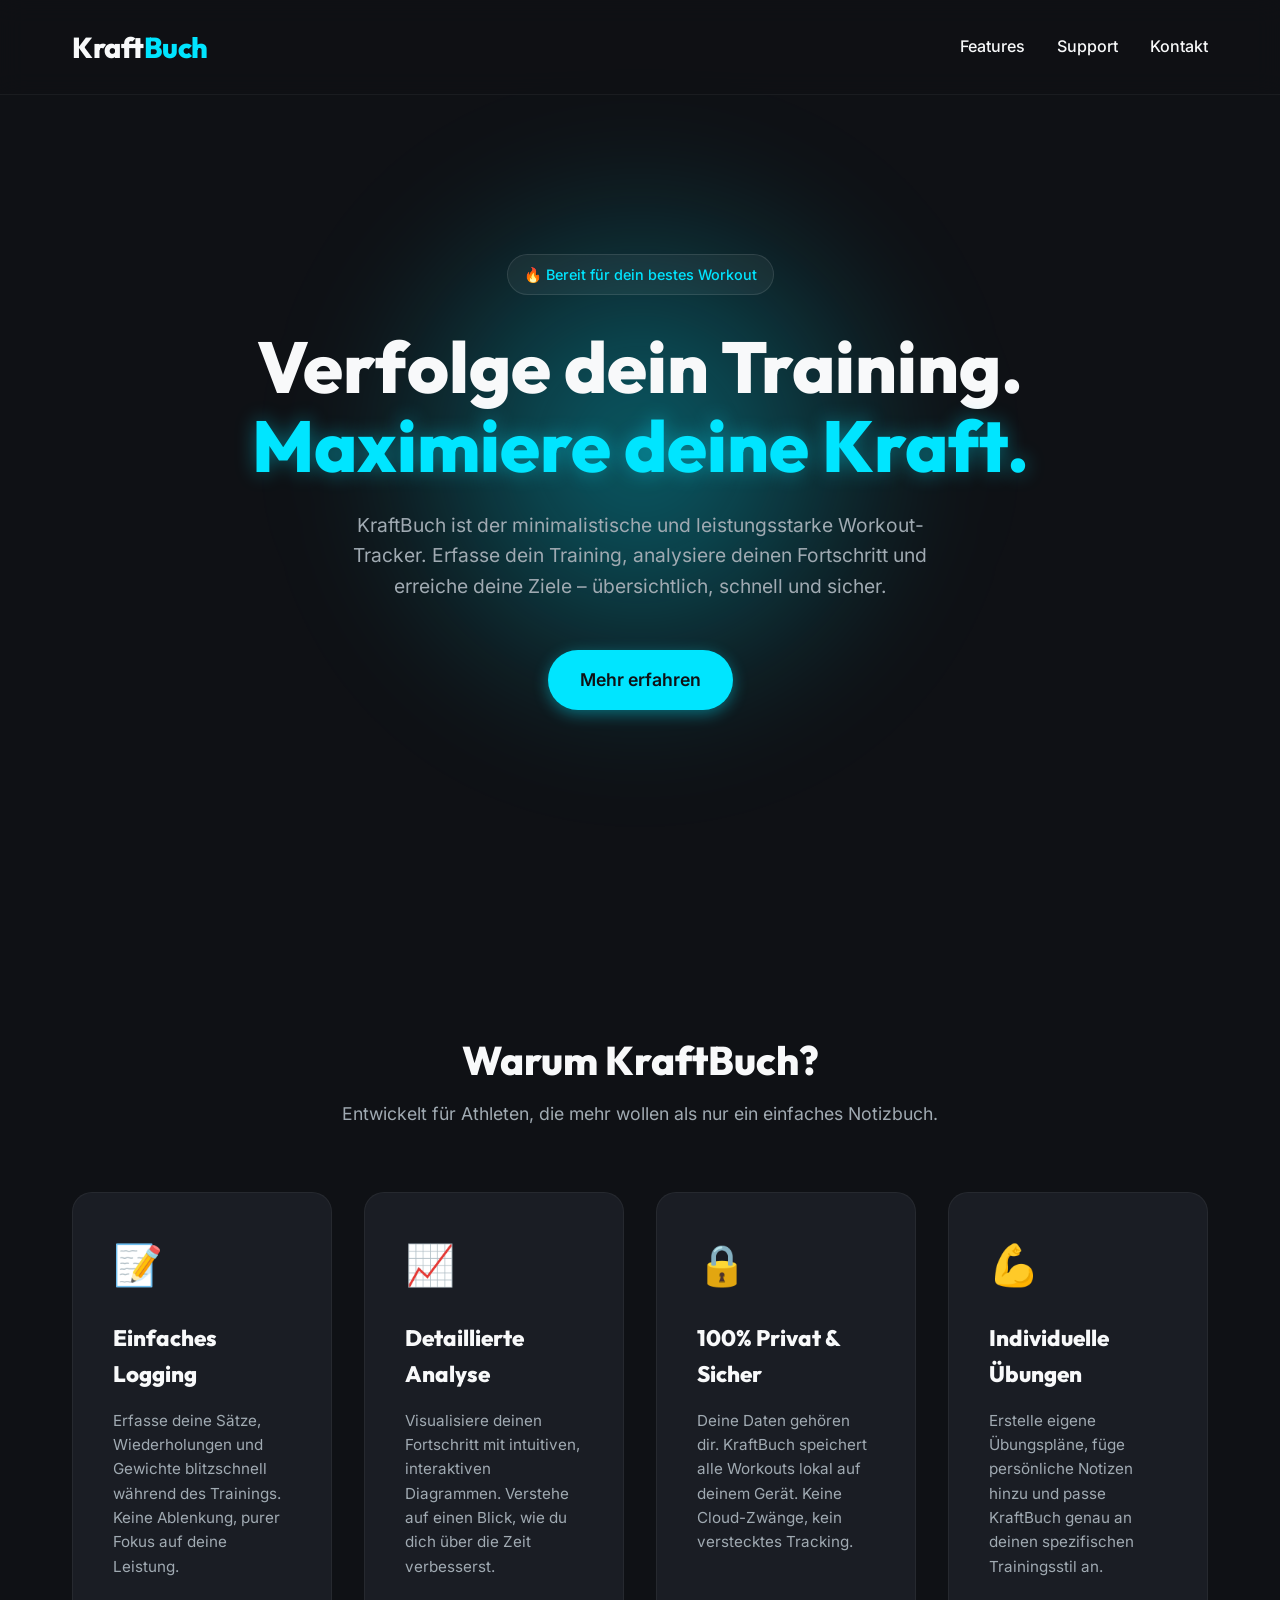
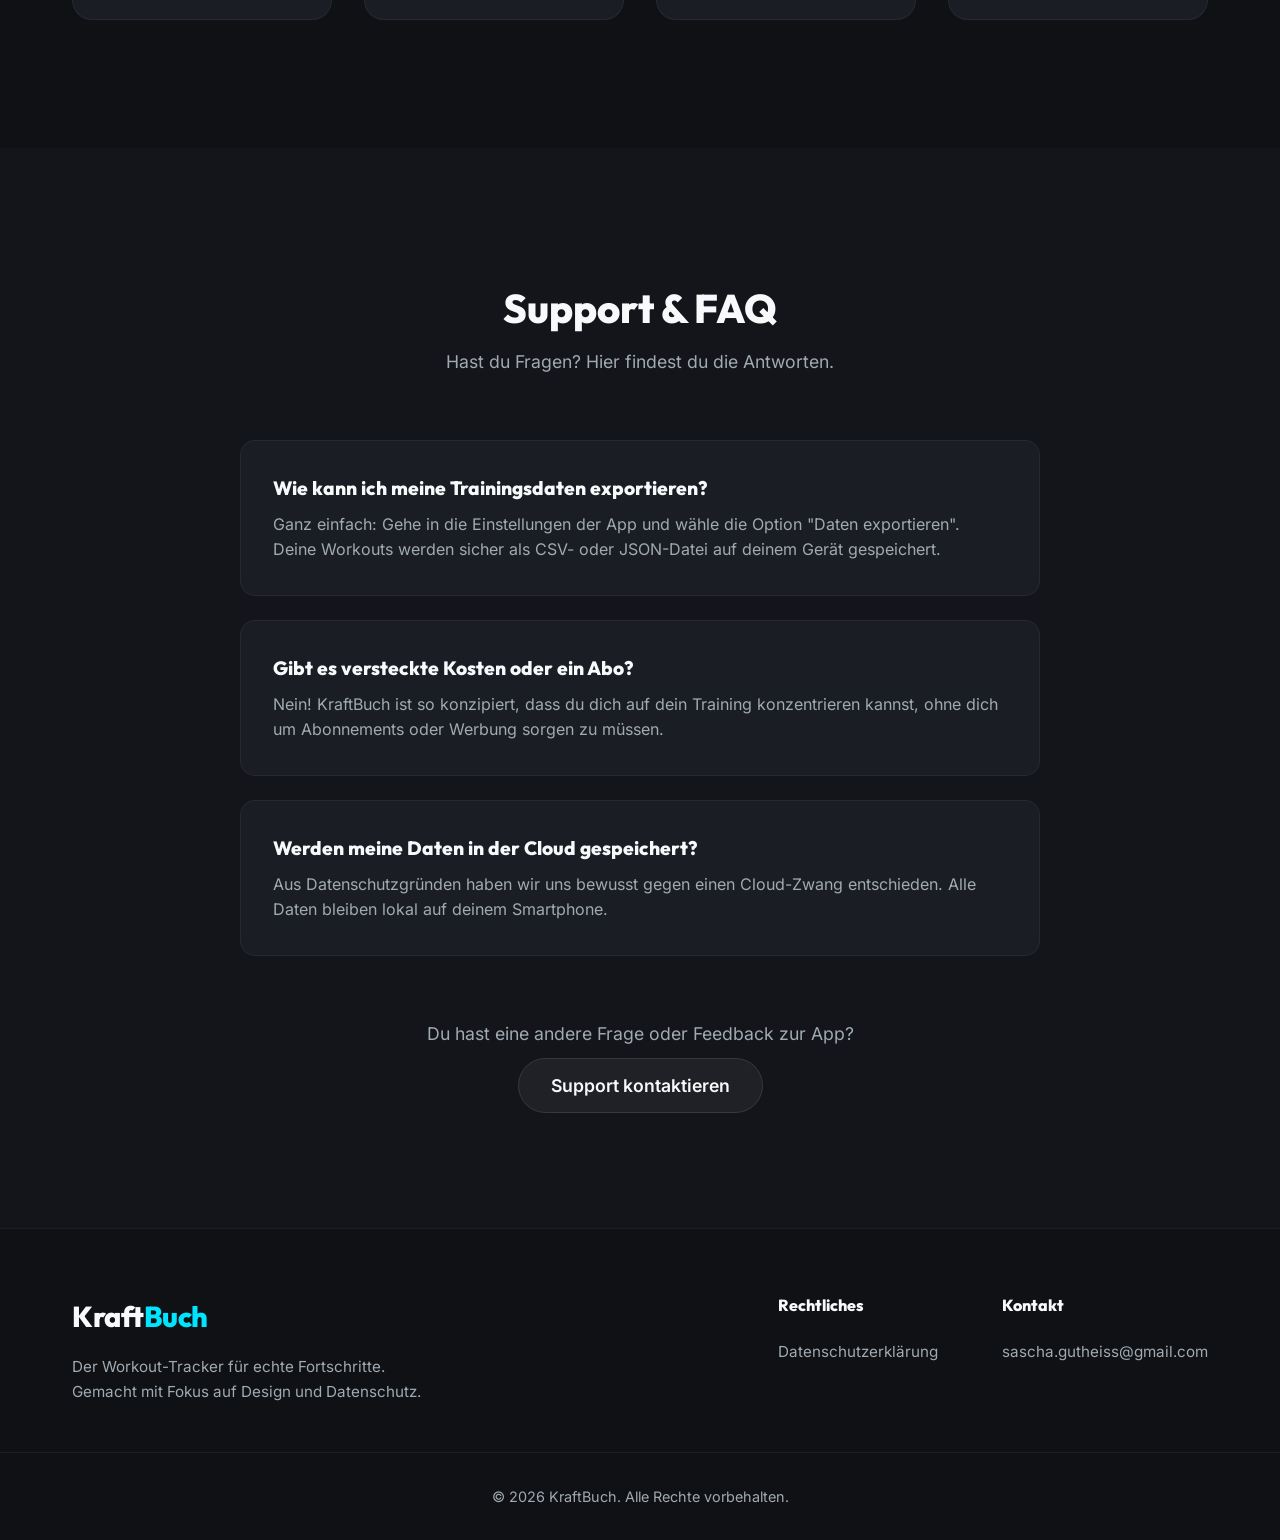
<file: index.html>
<!DOCTYPE html>
<html lang="de">

<head>
    <meta charset="UTF-8">
    <meta name="viewport" content="width=device-width, initial-scale=1.0">
    <title>KraftBuch - Dein ultimativer Workout-Tracker</title>
    <meta name="description"
        content="KraftBuch: Logge deine Übungen, visualisiere deinen Fortschritt und erreiche deine Fitnessziele mit unserem modernen, datenschutzfreundlichen Tracker.">
    <link rel="stylesheet" href="style.css">
    <link rel="icon" type="image/png" href="img/favicon.png">
</head>

<body>
    <nav class="navbar">
        <div class="container nav-content">
            <div class="logo">Kraft<span>Buch</span></div>
            <ul class="nav-links">
                <li><a href="#features">Features</a></li>
                <li><a href="#support">Support</a></li>
                <li><a href="#contact">Kontakt</a></li>
            </ul>
        </div>
    </nav>

    <header class="hero">
        <div class="hero-background"></div>
        <div class="container hero-content">
            <div class="badge">🔥 Bereit für dein bestes Workout</div>
            <h1 class="hero-title">Verfolge dein Training. <br><span class="highlight">Maximiere deine Kraft.</span>
            </h1>
            <p class="hero-subtitle">KraftBuch ist der minimalistische und leistungsstarke Workout-Tracker. Erfasse dein
                Training, analysiere deinen Fortschritt und erreiche deine Ziele – übersichtlich, schnell und sicher.
            </p>
            <div class="hero-cta">
                <!-- Button einfügen (<a href="#download" class="btn btn-primary">Jetzt starten</a>)-->
                <a href="#features" class="btn btn-primary">Mehr erfahren</a>
            </div>
        </div>
    </header>

    <section id="features" class="features section">
        <div class="container">
            <div class="section-header">
                <h2 class="section-title">Warum KraftBuch?</h2>
                <p class="section-description">Entwickelt für Athleten, die mehr wollen als nur ein einfaches Notizbuch.
                </p>
            </div>

            <div class="feature-grid">
                <div class="feature-card">
                    <div class="feature-icon">📝</div>
                    <h3>Einfaches Logging</h3>
                    <p>Erfasse deine Sätze, Wiederholungen und Gewichte blitzschnell während des Trainings. Keine
                        Ablenkung, purer Fokus auf deine Leistung.</p>
                </div>
                <div class="feature-card">
                    <div class="feature-icon">📈</div>
                    <h3>Detaillierte Analyse</h3>
                    <p>Visualisiere deinen Fortschritt mit intuitiven, interaktiven Diagrammen. Verstehe auf einen
                        Blick, wie du dich über die Zeit verbesserst.</p>
                </div>
                <div class="feature-card">
                    <div class="feature-icon">🔒</div>
                    <h3>100% Privat & Sicher</h3>
                    <p>Deine Daten gehören dir. KraftBuch speichert alle Workouts lokal auf deinem Gerät. Keine
                        Cloud-Zwänge, kein verstecktes Tracking.</p>
                </div>
                <div class="feature-card">
                    <div class="feature-icon">💪</div>
                    <h3>Individuelle Übungen</h3>
                    <p>Erstelle eigene Übungspläne, füge persönliche Notizen hinzu und passe KraftBuch genau an deinen
                        spezifischen Trainingsstil an.</p>
                </div>
            </div>
        </div>
    </section>

    <section id="support" class="support section bg-alt">
        <div class="container">
            <div class="section-header">
                <h2 class="section-title">Support & FAQ</h2>
                <p class="section-description">Hast du Fragen? Hier findest du die Antworten.</p>
            </div>

            <div class="faq-list">
                <div class="faq-item">
                    <h4 class="faq-question">Wie kann ich meine Trainingsdaten exportieren?</h4>
                    <p class="faq-answer">Ganz einfach: Gehe in die Einstellungen der App und wähle die Option "Daten
                        exportieren". Deine Workouts werden sicher als CSV- oder JSON-Datei auf deinem Gerät
                        gespeichert.</p>
                </div>
                <div class="faq-item">
                    <h4 class="faq-question">Gibt es versteckte Kosten oder ein Abo?</h4>
                    <p class="faq-answer">Nein! KraftBuch ist so konzipiert, dass du dich auf dein Training
                        konzentrieren kannst, ohne dich um Abonnements oder Werbung sorgen zu müssen.</p>
                </div>
                <div class="faq-item">
                    <h4 class="faq-question">Werden meine Daten in der Cloud gespeichert?</h4>
                    <p class="faq-answer">Aus Datenschutzgründen haben wir uns bewusst gegen einen Cloud-Zwang
                        entschieden. Alle Daten bleiben lokal auf deinem Smartphone.</p>
                </div>
            </div>

            <div class="support-contact">
                <p>Du hast eine andere Frage oder Feedback zur App?</p>
                <a href="mailto:sascha.gutheiss@gmail.com" class="btn btn-secondary">Support kontaktieren</a>
            </div>
        </div>
    </section>

    <footer id="contact" class="footer">
        <div class="container footer-content">
            <div class="footer-brand">
                <div class="logo">Kraft<span>Buch</span></div>
                <p class="footer-mission">Der Workout-Tracker für echte Fortschritte.<br>Gemacht mit Fokus auf Design
                    und Datenschutz.</p>
            </div>

            <div class="footer-bottom-grid">
                <div class="footer-links">
                    <h4>Rechtliches</h4>
                    <a href="privacy.html">Datenschutzerklärung</a>
                </div>
                <div class="footer-links">
                    <h4>Kontakt</h4>
                    <a href="mailto:sascha.gutheiss@gmail.com">sascha.gutheiss@gmail.com</a>

                </div>
            </div>
        </div>

        <div class="footer-bottom">
            <p>&copy; 2026 KraftBuch. Alle Rechte vorbehalten.</p>
        </div>
    </footer>
</body>

</html>
</file>
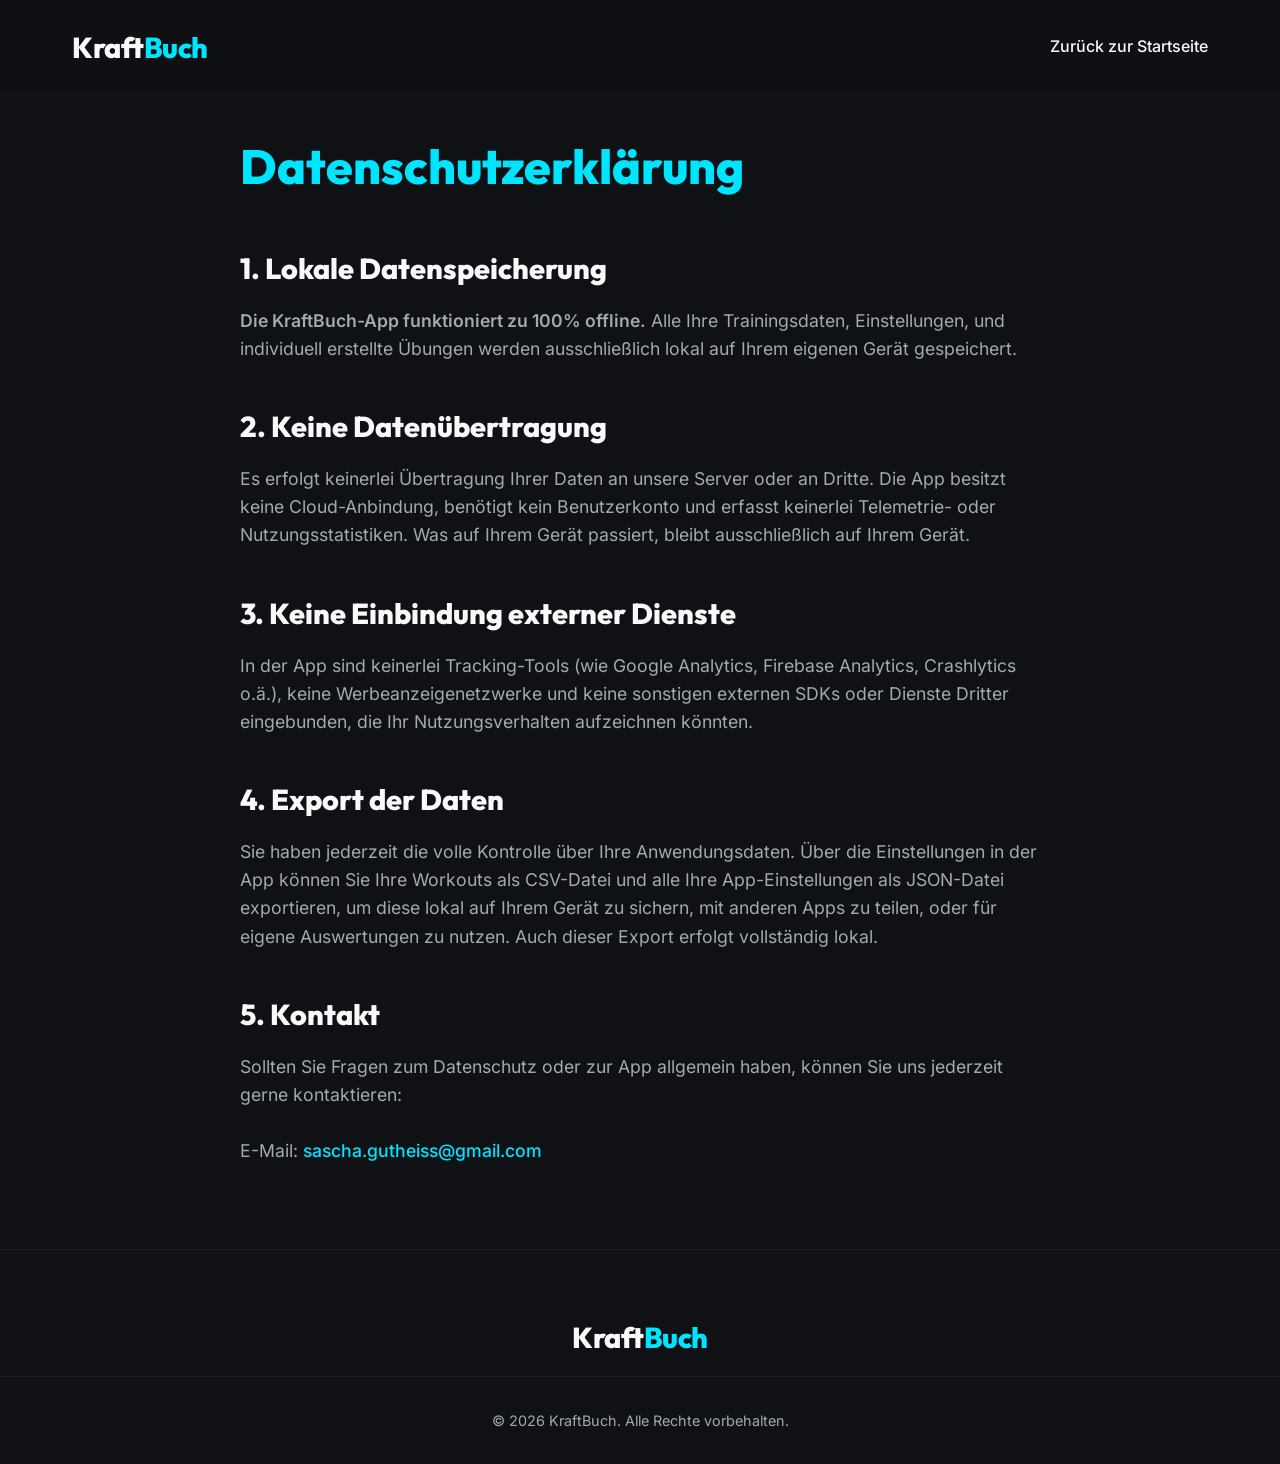
<file: privacy.html>
<!DOCTYPE html>
<html lang="de">
<head>
    <meta charset="UTF-8">
    <meta name="viewport" content="width=device-width, initial-scale=1.0">
    <title>Datenschutzerklärung - KraftBuch</title>
    <link rel="stylesheet" href="style.css">
    <!-- Favicon -->
    <link rel="icon" type="image/png" href="img/favicon.png">
    <style>
        .privacy-content {
            padding: 8rem 0 4rem;
            max-width: 800px;
            margin: 0 auto;
        }
        .privacy-content h1 {
            font-size: 3rem;
            margin-bottom: 2rem;
            color: var(--primary);
        }
        .privacy-content h2 {
            font-size: 1.8rem;
            margin-top: 2.5rem;
            margin-bottom: 1rem;
        }
        .privacy-content p {
            margin-bottom: 1.2rem;
            color: var(--text-muted);
            font-size: 1.1rem;
        }
    </style>
</head>
<body>
    <nav class="navbar">
        <div class="container nav-content">
            <a href="index.html" class="logo" style="text-decoration: none; color: inherit;">Kraft<span>Buch</span></a>
            <ul class="nav-links">
                <li><a href="index.html">Zurück zur Startseite</a></li>
            </ul>
        </div>
    </nav>

    <div class="container privacy-content">
        <h1>Datenschutzerklärung</h1>
        
        <h2>1. Lokale Datenspeicherung</h2>
        <p><strong>Die KraftBuch-App funktioniert zu 100% offline.</strong> Alle Ihre Trainingsdaten, Einstellungen, und individuell erstellte Übungen werden ausschließlich lokal auf Ihrem eigenen Gerät gespeichert.</p>

        <h2>2. Keine Datenübertragung</h2>
        <p>Es erfolgt keinerlei Übertragung Ihrer Daten an unsere Server oder an Dritte. Die App besitzt keine Cloud-Anbindung, benötigt kein Benutzerkonto und erfasst keinerlei Telemetrie- oder Nutzungsstatistiken. Was auf Ihrem Gerät passiert, bleibt ausschließlich auf Ihrem Gerät.</p>

        <h2>3. Keine Einbindung externer Dienste</h2>
        <p>In der App sind keinerlei Tracking-Tools (wie Google Analytics, Firebase Analytics, Crashlytics o.ä.), keine Werbeanzeigenetzwerke und keine sonstigen externen SDKs oder Dienste Dritter eingebunden, die Ihr Nutzungsverhalten aufzeichnen könnten.</p>

        <h2>4. Export der Daten</h2>
        <p>Sie haben jederzeit die volle Kontrolle über Ihre Anwendungsdaten. Über die Einstellungen in der App können Sie Ihre Workouts als CSV-Datei und alle Ihre App-Einstellungen als JSON-Datei exportieren, um diese lokal auf Ihrem Gerät zu sichern, mit anderen Apps zu teilen, oder für eigene Auswertungen zu nutzen. Auch dieser Export erfolgt vollständig lokal.</p>

        <h2>5. Kontakt</h2>
        <p>Sollten Sie Fragen zum Datenschutz oder zur App allgemein haben, können Sie uns jederzeit gerne kontaktieren:<br><br>
        E-Mail: <a href="mailto:sascha.gutheiss@gmail.com" style="color: var(--primary); text-decoration: none; font-weight: 500;">sascha.gutheiss@gmail.com</a></p>
    </div>

    <footer class="footer">
        <div class="container footer-content" style="text-align: center; justify-content: center; margin-bottom: 1rem;">
            <div class="footer-brand">
                <div class="logo">Kraft<span>Buch</span></div>
            </div>
        </div>
        <div class="footer-bottom">
            <p>&copy; 2026 KraftBuch. Alle Rechte vorbehalten.</p>
        </div>
    </footer>
</body>
</html>
</file>
<file: style.css>
@font-face {
    font-family: 'Inter';
    font-style: normal;
    font-weight: 400;
    font-display: swap;
    src: url('fonts/inter-400.ttf') format('truetype');
}
@font-face {
    font-family: 'Inter';
    font-style: normal;
    font-weight: 500;
    font-display: swap;
    src: url('fonts/inter-500.ttf') format('truetype');
}
@font-face {
    font-family: 'Inter';
    font-style: normal;
    font-weight: 600;
    font-display: swap;
    src: url('fonts/inter-600.ttf') format('truetype');
}
@font-face {
    font-family: 'Outfit';
    font-style: normal;
    font-weight: 300;
    font-display: swap;
    src: url('fonts/outfit-300.ttf') format('truetype');
}
@font-face {
    font-family: 'Outfit';
    font-style: normal;
    font-weight: 400;
    font-display: swap;
    src: url('fonts/outfit-400.ttf') format('truetype');
}
@font-face {
    font-family: 'Outfit';
    font-style: normal;
    font-weight: 600;
    font-display: swap;
    src: url('fonts/outfit-600.ttf') format('truetype');
}
@font-face {
    font-family: 'Outfit';
    font-style: normal;
    font-weight: 800;
    font-display: swap;
    src: url('fonts/outfit-800.ttf') format('truetype');
}

:root {
    --bg-dark: #0f1115;
    --bg-card: #1a1d24;
    --bg-alt: #13151a;
    --primary: #00e5ff;
    --primary-glow: rgba(0, 229, 255, 0.4);
    --secondary: #7c4dff;
    --text-main: #f8f9fa;
    --text-muted: #a0aab2;
    --font-heading: 'Outfit', sans-serif;
    --font-body: 'Inter', sans-serif;
}

* {
    margin: 0;
    padding: 0;
    box-sizing: border-box;
}

html {
    scroll-behavior: smooth;
}

body {
    background-color: var(--bg-dark);
    color: var(--text-main);
    font-family: var(--font-body);
    line-height: 1.6;
    overflow-x: hidden;
}

.container {
    max-width: 1200px;
    margin: 0 auto;
    padding: 0 2rem;
}

/* Typography */
h1, h2, h3, h4, .logo {
    font-family: var(--font-heading);
}

.highlight {
    color: var(--primary);
    text-shadow: 0 0 20px var(--primary-glow);
}

/* Navbar */
.navbar {
    position: fixed;
    top: 0;
    width: 100%;
    padding: 1.5rem 0;
    background: rgba(15, 17, 21, 0.8);
    backdrop-filter: blur(12px);
    z-index: 1000;
    border-bottom: 1px solid rgba(255, 255, 255, 0.05);
}

.nav-content {
    display: flex;
    justify-content: space-between;
    align-items: center;
}

.logo {
    font-size: 1.8rem;
    font-weight: 800;
    letter-spacing: -0.5px;
}

.logo span {
    color: var(--primary);
}

.nav-links {
    list-style: none;
    display: flex;
    gap: 2rem;
}

.nav-links a {
    color: var(--text-main);
    text-decoration: none;
    font-weight: 500;
    font-size: 1rem;
    transition: color 0.3s ease;
}

.nav-links a:hover {
    color: var(--primary);
}

/* Hero Section */
.badge {
    display: inline-block;
    padding: 0.5rem 1rem;
    background: rgba(255, 255, 255, 0.05);
    border: 1px solid rgba(255, 255, 255, 0.1);
    border-radius: 50px;
    font-size: 0.9rem;
    font-weight: 500;
    color: var(--primary);
    margin-bottom: 2rem;
    animation: fadeInDown 1s ease-out;
}

.hero {
    position: relative;
    padding: 12rem 0 8rem;
    min-height: 100vh;
    display: flex;
    align-items: center;
    justify-content: center;
    text-align: center;
    overflow: hidden;
}

.hero-background {
    position: absolute;
    top: 50%;
    left: 50%;
    transform: translate(-50%, -50%);
    width: 600px;
    height: 600px;
    background: radial-gradient(circle, var(--primary-glow) 0%, transparent 70%);
    z-index: -1;
    filter: blur(60px);
}

.hero-title {
    font-size: 4.5rem;
    font-weight: 800;
    line-height: 1.1;
    margin-bottom: 1.5rem;
    animation: fadeInDown 1s ease-out 0.1s both;
}

.hero-subtitle {
    font-size: 1.2rem;
    color: var(--text-muted);
    max-width: 600px;
    margin: 0 auto 3rem;
    animation: fadeInUp 1s ease-out 0.2s both;
}

.hero-cta {
    display: flex;
    gap: 1rem;
    justify-content: center;
    animation: fadeInUp 1s ease-out 0.4s both;
}

.btn {
    padding: 1rem 2rem;
    border-radius: 50px;
    font-size: 1.1rem;
    font-weight: 600;
    text-decoration: none;
    transition: all 0.3s ease;
    cursor: pointer;
}

.btn-primary {
    background: var(--primary);
    color: var(--bg-dark);
    box-shadow: 0 4px 15px var(--primary-glow);
}

.btn-primary:hover {
    background: #00c4db;
    transform: translateY(-2px);
    box-shadow: 0 6px 20px var(--primary-glow);
}

.btn-secondary {
    background: rgba(255, 255, 255, 0.05);
    color: var(--text-main);
    border: 1px solid rgba(255, 255, 255, 0.1);
}

.btn-secondary:hover {
    background: rgba(255, 255, 255, 0.1);
    transform: translateY(-2px);
}

/* Sections */
.section {
    padding: 8rem 0;
}

.section-header {
    text-align: center;
    margin-bottom: 4rem;
}

.section-title {
    font-size: 2.5rem;
    margin-bottom: 0.5rem;
}

.section-description {
    color: var(--text-muted);
    font-size: 1.1rem;
}

.bg-alt {
    background-color: var(--bg-alt);
}

/* Features Grid */
.feature-grid {
    display: grid;
    grid-template-columns: repeat(auto-fit, minmax(260px, 1fr));
    gap: 2rem;
}

.feature-card {
    background: var(--bg-card);
    padding: 2.5rem;
    border-radius: 20px;
    border: 1px solid rgba(255, 255, 255, 0.05);
    transition: transform 0.3s ease, border-color 0.3s ease;
}

.feature-card:hover {
    transform: translateY(-10px);
    border-color: rgba(0, 229, 255, 0.3);
}

.feature-icon {
    font-size: 2.5rem;
    margin-bottom: 1.5rem;
}

.feature-card h3 {
    font-size: 1.4rem;
    margin-bottom: 1rem;
}

.feature-card p {
    color: var(--text-muted);
    font-size: 0.95rem;
}

/* FAQ */
.faq-list {
    max-width: 800px;
    margin: 0 auto;
    display: flex;
    flex-direction: column;
    gap: 1.5rem;
}

.faq-item {
    background: var(--bg-card);
    padding: 2rem;
    border-radius: 15px;
    border: 1px solid rgba(255, 255, 255, 0.05);
    transition: border-color 0.3s ease;
}

.faq-item:hover {
    border-color: rgba(255, 255, 255, 0.15);
}

.faq-question {
    font-size: 1.2rem;
    margin-bottom: 0.5rem;
    color: var(--text-main);
}

.faq-answer {
    color: var(--text-muted);
}

.support-contact {
    text-align: center;
    margin-top: 4rem;
}

.support-contact p {
    margin-bottom: 1.5rem;
    color: var(--text-muted);
    font-size: 1.1rem;
}

/* Footer */
.footer {
    padding: 4rem 0 2rem;
    border-top: 1px solid rgba(255, 255, 255, 0.05);
}

.footer-content {
    display: flex;
    flex-direction: column;
    align-items: center;
    text-align: center;
    gap: 2rem;
    margin-bottom: 3rem;
}

@media (min-width: 768px) {
    .footer-content {
        flex-direction: row;
        justify-content: space-between;
        align-items: flex-start;
        text-align: left;
    }
}

.footer-mission {
    color: var(--text-muted);
    margin-top: 1rem;
    font-size: 0.95rem;
}

.footer-bottom-grid {
    display: flex;
    gap: 4rem;
}

.footer-links {
    display: flex;
    flex-direction: column;
    gap: 0.8rem;
}

.footer-links h4 {
    margin-bottom: 0.5rem;
    color: var(--text-main);
}

.footer-links a {
    color: var(--text-muted);
    text-decoration: none;
    transition: color 0.3s;
    font-size: 0.95rem;
}

.footer-links a:hover {
    color: var(--primary);
}

.footer-bottom {
    text-align: center;
    color: var(--text-muted);
    font-size: 0.9rem;
    padding-top: 2rem;
    border-top: 1px solid rgba(255, 255, 255, 0.05);
}

/* Animations */
@keyframes fadeInDown {
    from {
        opacity: 0;
        transform: translateY(-30px);
    }
    to {
        opacity: 1;
        transform: translateY(0);
    }
}

@keyframes fadeInUp {
    from {
        opacity: 0;
        transform: translateY(30px);
    }
    to {
        opacity: 1;
        transform: translateY(0);
    }
}

/* Responsive */
@media (max-width: 768px) {
    .hero-title {
        font-size: 3rem;
    }
    .hero-cta {
        flex-direction: column;
    }
    .nav-links {
        display: none;
    }
    .footer-bottom-grid {
        flex-direction: column;
        gap: 2rem;
        align-items: center;
    }
    .footer-links {
        align-items: center;
    }
}
</file>
